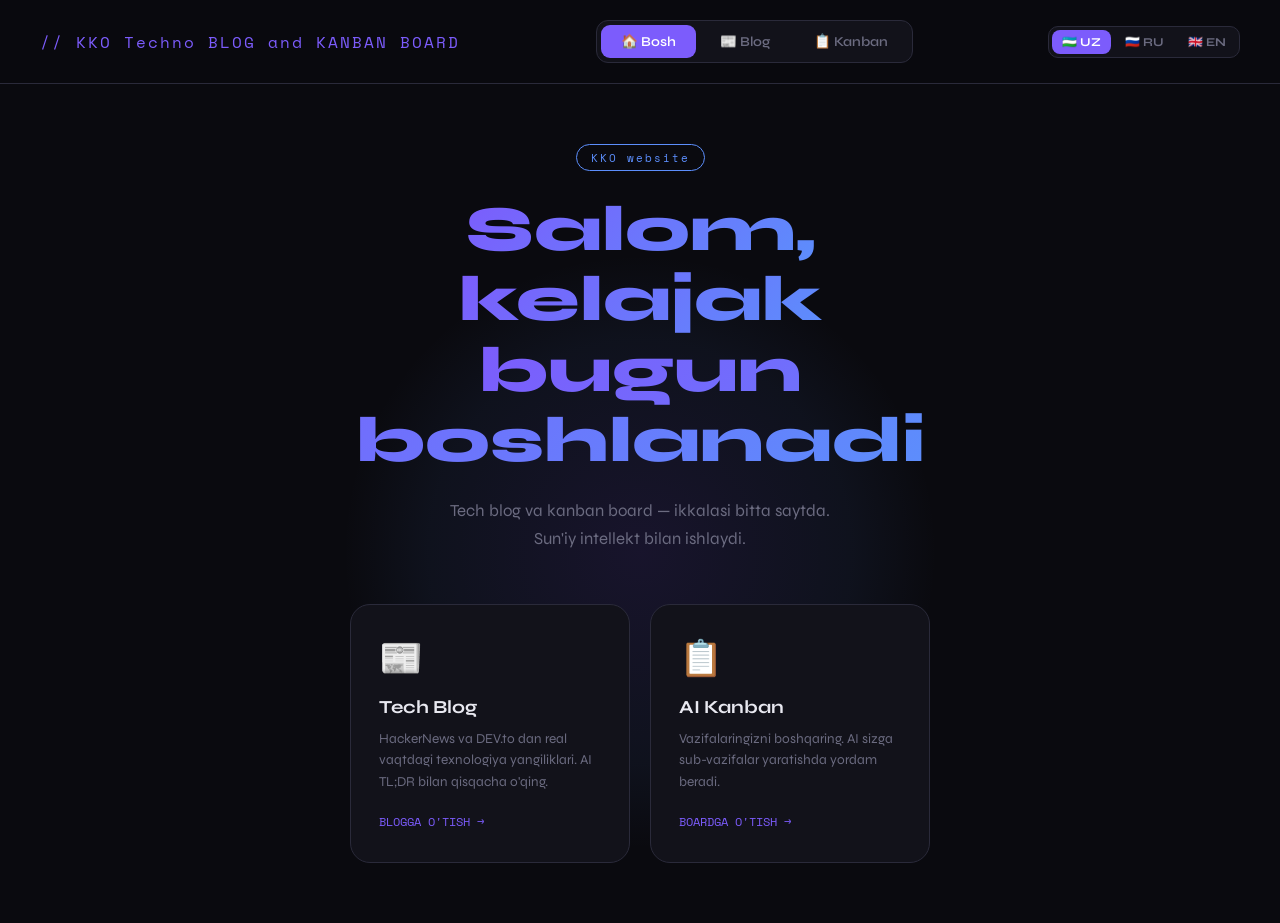
<file: index.html>
<!DOCTYPE html>
<html lang="uz">
<head>
  <meta charset="UTF-8">
  <meta name="viewport" content="width=device-width, initial-scale=1.0">
  <title>KKO Techno BLOG and KANBAN BOARD</title>
  <link rel="stylesheet" href="style.css">
</head>
<body>

<nav>
  <a class="logo" href="index.html">// KKO Techno BLOG and KANBAN BOARD</a>
  <div class="nav-links">
    <a href="index.html" class="active">🏠 <span data-i18n="home">Bosh</span></a>
    <a href="blog.html">📰 <span data-i18n="blog">Blog</span></a>
    <a href="kanban.html">📋 <span data-i18n="kanban">Kanban</span></a>
  </div>
  <div class="lang-switcher">
    <button class="lang-btn" onclick="setLang('uz')">🇺🇿 UZ</button>
    <button class="lang-btn" onclick="setLang('ru')">🇷🇺 RU</button>
    <button class="lang-btn" onclick="setLang('en')">🇬🇧 EN</button>
  </div>
</nav>

<div class="home">
  <div class="home-inner">
    <div class="badge" data-i18n="hero_badge">KKO website</div>
    <h1>
      <span data-i18n="hero_title1">Salom,</span>
      <br><span class="gradient-text" data-i18n="hero_title2">kelajak</span>
      <br><span data-i18n="hero_title3">bugun boshlanadi</span>
    </h1>
    <p data-i18n-html="hero_desc">Tech blog va kanban board — ikkalasi bitta saytda.<br>Sun'iy intellekt bilan ishlaydi.</p>
    
    <div class="home-cards">
      <a class="home-card" href="blog.html">
        <span class="card-icon">📰</span>
        <h3 data-i18n="blog_card_title">Tech Blog</h3>
        <p data-i18n="blog_card_desc">Reddit dan real vaqtdagi texnologiya yangiliklari. AI TL;DR bilan qisqacha o'qing.</p>
        <div class="card-arrow" data-i18n="blog_card_btn">BLOGGA O'TISH →</div>
      </a>

      <a class="home-card" href="kanban.html">
        <span class="card-icon">📋</span>
        <h3 data-i18n="kanban_card_title">AI Kanban</h3>
        <p data-i18n="kanban_card_desc">Vazifalaringizni boshqaring. AI sizga sub-vazifalar yaratishda yordam beradi.</p>
        <div class="card-arrow" data-i18n="kanban_card_btn">BOARDGA O'TISH →</div>
      </a>
    </div>
  </div>
</div>

<script src="script.js"></script>
</body>
</html>
</file>
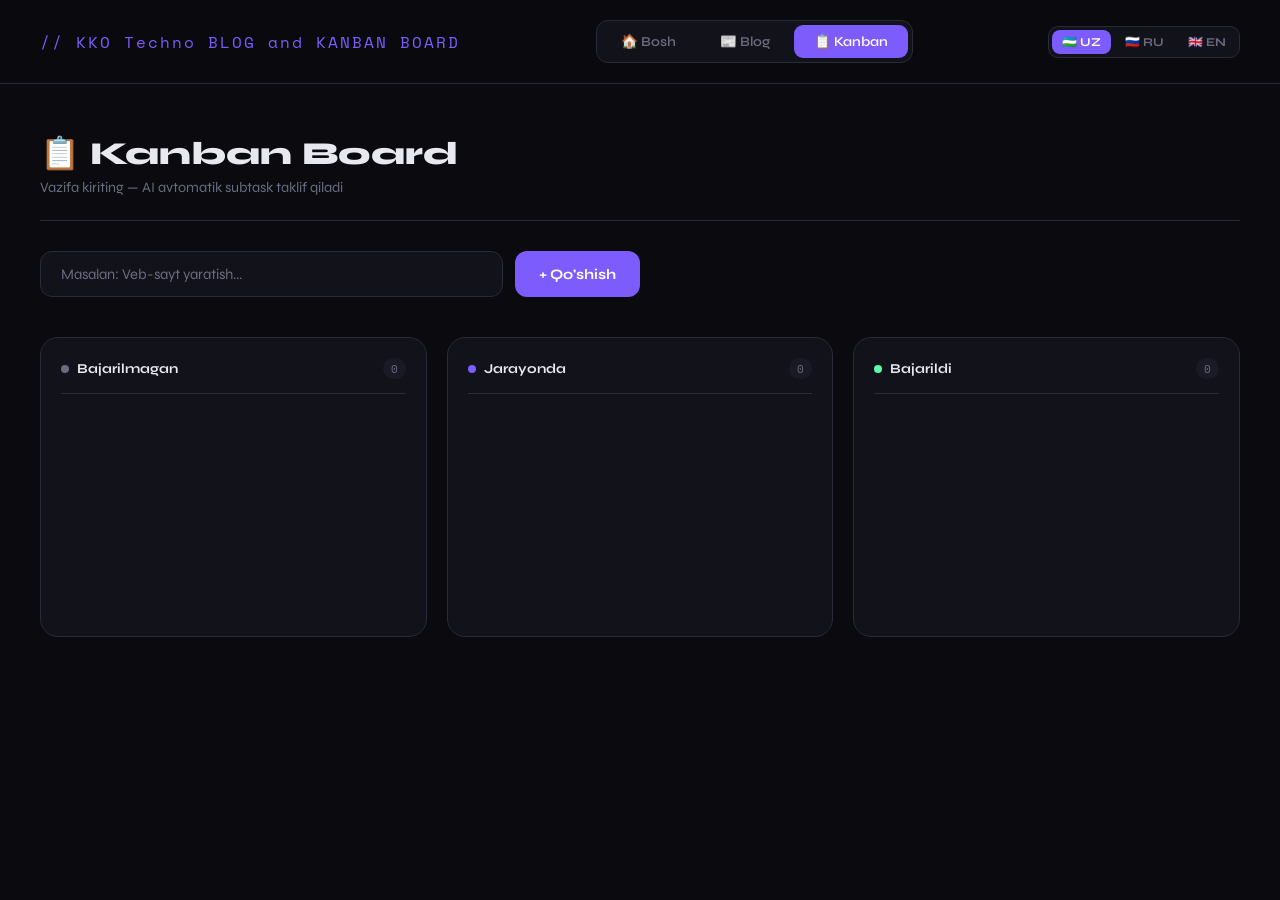
<file: kanban.html>
<!DOCTYPE html>
<html lang="uz">
<head>
  <meta charset="UTF-8">
  <meta name="viewport" content="width=device-width, initial-scale=1.0">
  <title>Kanban Board</title>
  <link rel="stylesheet" href="style.css">
</head>
<body>

<nav>
  <a class="logo" href="index.html">// KKO Techno BLOG and KANBAN BOARD</a>
  <div class="nav-links">
    <a href="index.html">🏠 <span data-i18n="home">Bosh</span></a>
    <a href="blog.html">📰 <span data-i18n="blog">Blog</span></a>
    <a href="kanban.html" class="active">📋 <span data-i18n="kanban">Kanban</span></a>
  </div>
  <div class="lang-switcher">
    <button class="lang-btn" onclick="setLang('uz')">🇺🇿 UZ</button>
    <button class="lang-btn" onclick="setLang('ru')">🇷🇺 RU</button>
    <button class="lang-btn" onclick="setLang('en')">🇬🇧 EN</button>
  </div>
</nav>

<div class="kanban-page">
  <div class="page-header">
    <h2>📋 <span data-i18n="kanban_title">Kanban Board</span></h2>
    <p data-i18n="kanban_desc">Vazifa kiriting — AI avtomatik subtask taklif qiladi</p>
  </div>

  <div class="add-task-row">
    <input class="task-input" id="taskInput"
      data-i18n-placeholder="task_placeholder"
      placeholder="Masalan: Veb-sayt yaratish..."
      onkeydown="if(event.key==='Enter') addTask()">
    <button class="add-btn" onclick="addTask()" data-i18n="add_btn">+ Qo'shish</button>
  </div>

  <div class="board">
    <div class="column">
      <div class="col-header">
        <div class="col-title"><div class="col-dot todo"></div> <span data-i18n="col_todo">Bajarilmagan</span></div>
        <span class="col-count" id="count-todo">0</span>
      </div>
      <div class="cards-drop" id="col-todo"
        ondragover="onDragOver(event)" ondrop="onDrop(event,'todo')" ondragleave="onDragLeave(event)">
      </div>
    </div>

    <div class="column">
      <div class="col-header">
        <div class="col-title"><div class="col-dot doing"></div> <span data-i18n="col_doing">Jarayonda</span></div>
        <span class="col-count" id="count-doing">0</span>
      </div>
      <div class="cards-drop" id="col-doing"
        ondragover="onDragOver(event)" ondrop="onDrop(event,'doing')" ondragleave="onDragLeave(event)">
      </div>
    </div>

    <div class="column">
      <div class="col-header">
        <div class="col-title"><div class="col-dot done"></div> <span data-i18n="col_done">Bajarildi</span></div>
        <span class="col-count" id="count-done">0</span>
      </div>
      <div class="cards-drop" id="col-done"
        ondragover="onDragOver(event)" ondrop="onDrop(event,'done')" ondragleave="onDragLeave(event)">
      </div>
    </div>
  </div>
</div>

<!-- MODAL -->
<div class="modal-overlay" id="modalOverlay" style="display:none;">
  <div class="modal">
    <h3 data-i18n="modal_title">🤖 AI Subtask Taklifi</h3>
    <span class="modal-task-label" id="modalTaskLabel"></span>
    <div class="subtasks-container" id="subtasksContainer"></div>
    <div class="modal-actions">
      <button class="btn-confirm" onclick="confirmTask()" data-i18n="modal_confirm">✅ Qabul qilish</button>
      <button class="btn-cancel" onclick="closeModal()" data-i18n="modal_cancel">Bekor</button>
    </div>
  </div>
</div>

<script src="script.js"></script>
<script>
  window.addEventListener('DOMContentLoaded', () => {
    const saved = localStorage.getItem('lang') || 'uz';
    setLang(saved, false);
  });
</script>
</body>
</html>
</file>
<file: style.css>
@import url('https://fonts.googleapis.com/css2?family=Space+Mono:wght@400;700&family=Syne:wght@400;600;800&display=swap');

:root {
  --bg: #0a0a0f;
  --surface: #12121a;
  --surface2: #1a1a26;
  --accent: #7c5cfc;
  --accent2: #5c8efc;
  --green: #5cfca8;
  --text: #e8e8f0;
  --muted: #6b6b80;
  --border: #2a2a3a;
}

* { margin: 0; padding: 0; box-sizing: border-box; }

body {
  font-family: 'Syne', sans-serif;
  background: var(--bg);
  color: var(--text);
  min-height: 100vh;
  overflow-x: hidden;
}

/* === NAV === */
nav {
  display: flex; align-items: center; justify-content: space-between;
  padding: 20px 40px; border-bottom: 1px solid var(--border);
  background: rgba(10,10,15,0.95); backdrop-filter: blur(20px);
  position: sticky; top: 0; z-index: 100;
}
.logo {
  font-family: 'Space Mono', monospace; font-size: 1rem;
  color: var(--accent); letter-spacing: 2px; text-decoration: none;
}
.nav-links {
  display: flex; gap: 4px; background: var(--surface);
  border-radius: 12px; padding: 4px; border: 1px solid var(--border);
}
.nav-links a {
  padding: 8px 20px; border-radius: 9px; color: var(--muted);
  text-decoration: none; font-size: 0.85rem; font-weight: 600; transition: all 0.2s;
}
.nav-links a:hover { color: var(--text); background: var(--surface2); }
.nav-links a.active { background: var(--accent); color: white; }

/* === HOME === */
.home {
  display: flex; align-items: center; justify-content: center;
  min-height: calc(100vh - 70px); padding: 60px 40px;
  text-align: center; position: relative;
}
.home::before {
  content: ''; position: absolute; top: 20%; left: 50%; transform: translateX(-50%);
  width: 600px; height: 600px;
  background: radial-gradient(circle, rgba(124,92,252,0.12) 0%, rgba(92,142,252,0.06) 50%, transparent 70%);
  pointer-events: none;
}
.home-inner { position: relative; z-index: 1; max-width: 700px; }
.badge {
  display: inline-block; font-family: 'Space Mono', monospace; font-size: 0.7rem;
  color: var(--accent2); border: 1px solid var(--accent2);
  padding: 4px 14px; border-radius: 20px; margin-bottom: 24px; letter-spacing: 2px;
}
.home h1 {
  font-size: clamp(2.5rem, 6vw, 4rem); font-weight: 800;
  line-height: 1.1; margin-bottom: 20px;
}
.home h1 span {
  background: linear-gradient(135deg, var(--accent), var(--accent2));
  -webkit-background-clip: text; -webkit-text-fill-color: transparent; background-clip: text;
}
.home-inner > p { color: var(--muted); font-size: 1.05rem; line-height: 1.7; margin-bottom: 50px; }
.home-cards { display: flex; gap: 20px; justify-content: center; flex-wrap: wrap; }
.home-card {
  background: var(--surface); border: 1px solid var(--border); border-radius: 20px;
  padding: 32px 28px; width: 280px; text-align: left; cursor: pointer;
  transition: all 0.3s; text-decoration: none; display: block; color: inherit;
  position: relative; overflow: hidden;
}
.home-card::before {
  content: ''; position: absolute; inset: 0;
  background: linear-gradient(135deg, rgba(124,92,252,0.08), rgba(92,142,252,0.04));
  opacity: 0; transition: opacity 0.3s;
}
.home-card:hover { transform: translateY(-6px); border-color: var(--accent); }
.home-card:hover::before { opacity: 1; }
.card-icon { font-size: 2.2rem; margin-bottom: 16px; display: block; }
.home-card h3 { font-size: 1.15rem; font-weight: 700; margin-bottom: 10px; }
.home-card p { font-size: 0.85rem; color: var(--muted); line-height: 1.6; margin-bottom: 20px; }
.card-arrow { font-family: 'Space Mono', monospace; font-size: 0.75rem; color: var(--accent); }

/* === PAGE HEADER === */
.page-header { margin-bottom: 30px; padding-bottom: 24px; border-bottom: 1px solid var(--border); }
.page-header h2 { font-size: 2rem; font-weight: 800; margin-bottom: 6px; }
.page-header p { color: var(--muted); font-size: 0.9rem; }

/* === BLOG === */
.blog-page { padding: 50px 40px; max-width: 860px; margin: 0 auto; }

/* Controls */
.controls { display: flex; gap: 12px; margin-bottom: 20px; flex-wrap: wrap; align-items: center; }
.search-box {
  flex: 1; min-width: 220px; display: flex; align-items: center; gap: 10px;
  background: var(--surface); border: 1px solid var(--border);
  border-radius: 12px; padding: 10px 16px; transition: border-color 0.2s;
}
.search-box:focus-within { border-color: var(--accent); }
.search-box input {
  background: transparent; border: none; outline: none;
  color: var(--text); font-family: 'Syne', sans-serif; font-size: 0.9rem; flex: 1;
}
.search-box input::placeholder { color: var(--muted); }
.filter-tabs { display: flex; gap: 6px; flex-wrap: wrap; }
.filter-tab {
  padding: 8px 14px; border-radius: 20px; border: 1px solid var(--border);
  background: var(--surface); color: var(--muted); cursor: pointer;
  font-family: 'Syne', sans-serif; font-size: 0.78rem; font-weight: 600; transition: all 0.2s;
}
.filter-tab:hover { color: var(--text); border-color: var(--accent); }
.filter-tab.active { background: var(--accent); color: white; border-color: var(--accent); }

.sort-row { display: flex; justify-content: space-between; align-items: center; margin-bottom: 20px; }
.results-count { font-family: 'Space Mono', monospace; font-size: 0.75rem; color: var(--muted); }
.sort-select {
  background: var(--surface); border: 1px solid var(--border); border-radius: 8px;
  color: var(--text); font-family: 'Syne', sans-serif; font-size: 0.8rem;
  padding: 6px 12px; outline: none; cursor: pointer;
}

/* Posts */
.posts-container { display: flex; flex-direction: column; gap: 16px; }
.post {
  background: var(--surface); border: 1px solid var(--border);
  border-radius: 20px; padding: 28px 32px; transition: all 0.2s;
  animation: fadeUp 0.3s ease both;
}
.post:hover { border-color: rgba(124,92,252,0.3); transform: translateY(-2px); }
@keyframes fadeUp {
  from { opacity: 0; transform: translateY(10px); }
  to { opacity: 1; transform: translateY(0); }
}
.post-meta { display: flex; align-items: center; gap: 10px; margin-bottom: 14px; flex-wrap: wrap; }
.post-tag {
  font-family: 'Space Mono', monospace; font-size: 0.62rem;
  color: var(--accent2); background: rgba(92,142,252,0.1);
  border: 1px solid rgba(92,142,252,0.2); padding: 3px 10px;
  border-radius: 20px; letter-spacing: 1px;
}
.post-tag.red   { color: #fc5c7d; background: rgba(252,92,125,0.1); border-color: rgba(252,92,125,0.2); }
.post-tag.green { color: var(--green); background: rgba(92,252,168,0.1); border-color: rgba(92,252,168,0.2); }
.post-tag.yellow{ color: #fcca5c; background: rgba(252,202,92,0.1); border-color: rgba(252,202,92,0.2); }
.post-date { font-family: 'Space Mono', monospace; font-size: 0.7rem; color: var(--muted); }
.post-score { font-family: 'Space Mono', monospace; font-size: 0.7rem; color: var(--green); margin-left: auto; }
.post h3 { font-size: 1.1rem; font-weight: 700; margin-bottom: 10px; line-height: 1.4; }
.post h3 a { color: var(--text); text-decoration: none; transition: color 0.2s; }
.post h3 a:hover { color: var(--accent2); }
.post-content { color: var(--muted); line-height: 1.8; font-size: 0.88rem; margin-bottom: 20px; }
.post-actions { display: flex; gap: 10px; align-items: center; flex-wrap: wrap; }

.tldr-btn {
  display: inline-flex; align-items: center; gap: 6px;
  background: linear-gradient(135deg, var(--accent), var(--accent2));
  color: white; border: none; padding: 9px 18px; border-radius: 10px;
  cursor: pointer; font-family: 'Syne', sans-serif; font-size: 0.82rem;
  font-weight: 600; transition: all 0.2s;
}
.tldr-btn:hover { opacity: 0.85; transform: translateY(-1px); }
.tldr-btn:disabled { opacity: 0.6; cursor: wait; }

.source-btn {
  display: inline-flex; align-items: center; gap: 6px;
  background: var(--surface2); color: var(--muted); border: 1px solid var(--border);
  padding: 9px 16px; border-radius: 10px; text-decoration: none;
  font-family: 'Syne', sans-serif; font-size: 0.82rem; transition: all 0.2s;
}
.source-btn:hover { color: var(--text); border-color: var(--accent); }
.comments-badge { font-family: 'Space Mono', monospace; font-size: 0.72rem; color: var(--muted); padding: 9px 4px; }

.tldr-result {
  margin-top: 16px; background: rgba(92,142,252,0.06);
  border: 1px solid rgba(92,142,252,0.2); border-radius: 12px;
  padding: 16px 20px; font-size: 0.88rem; line-height: 1.7; color: var(--text);
}
.tldr-label {
  font-family: 'Space Mono', monospace; font-size: 0.62rem;
  color: var(--accent2); letter-spacing: 2px; margin-bottom: 8px; display: block;
}

/* Skeleton */
.skeleton-post { background: var(--surface); border: 1px solid var(--border); border-radius: 20px; padding: 28px 32px; }
.skeleton-line { background: var(--surface2); border-radius: 6px; margin-bottom: 10px; animation: pulse 1.5s ease infinite; }
@keyframes pulse { 0%,100%{opacity:0.4} 50%{opacity:0.8} }

/* Empty */
.empty-state { text-align: center; padding: 60px 20px; color: var(--muted); }
.empty-state .empty-icon { font-size: 3rem; margin-bottom: 16px; }
.empty-state h3 { font-size: 1.1rem; margin-bottom: 8px; color: var(--text); }

/* === KANBAN === */
.kanban-page { padding: 50px 40px; }
.add-task-row { display: flex; gap: 12px; margin-bottom: 40px; max-width: 600px; }
.task-input {
  flex: 1; background: var(--surface); border: 1px solid var(--border);
  border-radius: 12px; padding: 13px 20px; color: var(--text);
  font-family: 'Syne', sans-serif; font-size: 0.92rem; outline: none; transition: border-color 0.2s;
}
.task-input::placeholder { color: var(--muted); }
.task-input:focus { border-color: var(--accent); }
.add-btn {
  background: var(--accent); color: white; border: none; padding: 13px 24px;
  border-radius: 12px; cursor: pointer; font-family: 'Syne', sans-serif;
  font-size: 0.9rem; font-weight: 700; transition: all 0.2s;
}
.add-btn:hover { background: #6a4de8; transform: translateY(-1px); }

.board { display: grid; grid-template-columns: repeat(3, 1fr); gap: 20px; align-items: start; }
.column {
  background: var(--surface); border: 1px solid var(--border);
  border-radius: 18px; padding: 20px; min-height: 300px;
}
.col-header {
  display: flex; align-items: center; justify-content: space-between;
  margin-bottom: 18px; padding-bottom: 14px; border-bottom: 1px solid var(--border);
}
.col-title { font-size: 0.85rem; font-weight: 700; display: flex; align-items: center; gap: 8px; }
.col-dot { width: 8px; height: 8px; border-radius: 50%; }
.col-dot.todo { background: var(--muted); }
.col-dot.doing { background: var(--accent); }
.col-dot.done  { background: var(--green); }
.col-count {
  font-family: 'Space Mono', monospace; font-size: 0.7rem; color: var(--muted);
  background: var(--surface2); padding: 2px 8px; border-radius: 20px;
}
.cards-drop { min-height: 200px; border-radius: 10px; padding: 4px; transition: background 0.2s; }
.cards-drop.drag-over { background: rgba(124,92,252,0.06); border: 2px dashed rgba(124,92,252,0.3); }

.task-card {
  background: var(--bg); border: 1px solid var(--border); border-radius: 14px;
  padding: 16px; margin-bottom: 10px; cursor: grab; transition: all 0.2s;
  animation: slideIn 0.3s ease;
}
@keyframes slideIn {
  from { opacity: 0; transform: translateY(-8px); }
  to   { opacity: 1; transform: translateY(0); }
}
.task-card:hover { border-color: rgba(124,92,252,0.3); transform: translateY(-2px); box-shadow: 0 8px 24px rgba(0,0,0,0.3); }
.task-card h4 { font-size: 0.9rem; font-weight: 700; }
.task-card ul { list-style: none; }
.task-card li {
  display: flex; align-items: center; gap: 8px; font-size: 0.78rem; color: var(--muted);
  padding: 4px 0; border-bottom: 1px solid rgba(255,255,255,0.03);
}
.task-card li:last-child { border: none; }
.task-card li input[type=checkbox] { accent-color: var(--accent); cursor: pointer; }
.task-card li.checked { text-decoration: line-through; opacity: 0.5; }

/* Progress bar */
.card-progress {
  display: flex; align-items: center; gap: 8px;
  margin-bottom: 10px;
}
.progress-bar {
  flex: 1; height: 4px; background: var(--border);
  border-radius: 4px; overflow: hidden;
}
.progress-fill {
  height: 100%; border-radius: 4px;
  background: linear-gradient(90deg, var(--accent), var(--green));
  transition: width 0.4s ease;
}
.progress-text {
  font-family: 'Space Mono', monospace;
  font-size: 0.65rem; color: var(--muted); white-space: nowrap;
}

/* Done badge */
.done-badge {
  font-family: 'Space Mono', monospace; font-size: 0.72rem;
  color: var(--green); background: rgba(92,252,168,0.1);
  border: 1px solid rgba(92,252,168,0.2);
  border-radius: 8px; padding: 5px 12px;
  margin-bottom: 10px; display: inline-block;
  animation: popIn 0.3s cubic-bezier(0.175,0.885,0.32,1.275);
}
@keyframes popIn {
  from { transform: scale(0.7); opacity: 0; }
  to   { transform: scale(1);   opacity: 1; }
}

/* === MODAL === */
.modal-overlay {
  position: fixed; inset: 0; background: rgba(0,0,0,0.7); backdrop-filter: blur(8px);
  display: flex; align-items: center; justify-content: center; z-index: 200;
}
.modal {
  background: var(--surface); border: 1px solid var(--border); border-radius: 24px;
  padding: 36px; width: 480px; max-width: 90vw;
  animation: modalIn 0.3s cubic-bezier(0.175,0.885,0.32,1.275);
}
@keyframes modalIn {
  from { opacity: 0; transform: scale(0.9) translateY(20px); }
  to   { opacity: 1; transform: scale(1) translateY(0); }
}
.modal h3 { font-size: 1.15rem; font-weight: 800; margin-bottom: 10px; }
.modal-task-label {
  font-family: 'Space Mono', monospace; font-size: 0.75rem; color: var(--accent2);
  background: rgba(92,142,252,0.1); border: 1px solid rgba(92,142,252,0.2);
  border-radius: 8px; padding: 6px 12px; margin-bottom: 20px; display: block;
}
.subtasks-container { margin-bottom: 24px; }
.subtask-item {
  display: flex; align-items: center; gap: 10px; padding: 10px 14px;
  background: var(--surface2); border-radius: 10px; margin-bottom: 8px; transition: background 0.2s;
}
.subtask-item:hover { background: rgba(124,92,252,0.08); }
.subtask-item input[type=checkbox] { accent-color: var(--accent); width: 15px; height: 15px; cursor: pointer; flex-shrink: 0; }
.subtask-item label { font-size: 0.88rem; color: var(--text); cursor: pointer; flex: 1; }
.modal-actions { display: flex; gap: 10px; }
.btn-confirm {
  flex: 1; background: linear-gradient(135deg, var(--accent), var(--accent2));
  color: white; border: none; padding: 12px; border-radius: 12px;
  cursor: pointer; font-family: 'Syne', sans-serif; font-size: 0.9rem; font-weight: 700; transition: opacity 0.2s;
}
.btn-confirm:hover { opacity: 0.85; }
.btn-cancel {
  padding: 12px 20px; background: var(--surface2); color: var(--muted);
  border: 1px solid var(--border); border-radius: 12px; cursor: pointer;
  font-family: 'Syne', sans-serif; font-size: 0.9rem; transition: all 0.2s;
}
.btn-cancel:hover { color: var(--text); }

/* === LOADING === */
.ai-loading { display: flex; align-items: center; gap: 10px; color: var(--muted); font-size: 0.85rem; padding: 8px 0; }
.spinner { width: 14px; height: 14px; border: 2px solid var(--border); border-top-color: var(--accent); border-radius: 50%; animation: spin 0.7s linear infinite; }
@keyframes spin { to { transform: rotate(360deg); } }

@media (max-width: 768px) {
  nav { padding: 15px 20px; }
  .blog-page, .kanban-page { padding: 30px 20px; }
  .board { grid-template-columns: 1fr; }
  .controls { flex-direction: column; }
}

/* Delete button */
.card-top {
  display: flex; align-items: flex-start; justify-content: space-between; gap: 8px; margin-bottom: 12px;
}
.card-top h4 { font-size: 0.9rem; font-weight: 700; flex: 1; }
.delete-btn {
  background: transparent; border: 1px solid var(--border); color: var(--muted);
  border-radius: 8px; width: 28px; height: 28px; cursor: pointer;
  font-size: 0.85rem; display: flex; align-items: center; justify-content: center;
  transition: all 0.2s; flex-shrink: 0;
}
.delete-btn:hover { background: rgba(252,92,125,0.1); border-color: #fc5c7d; color: #fc5c7d; }

/* === TIL TUGMALARI === */
.lang-switcher {
  display: flex; gap: 4px;
  background: var(--surface); border: 1px solid var(--border);
  border-radius: 10px; padding: 3px;
}
.lang-btn {
  padding: 5px 10px; border-radius: 8px; border: none;
  background: transparent; color: var(--muted);
  cursor: pointer; font-family: 'Syne', sans-serif;
  font-size: 0.75rem; font-weight: 700; transition: all 0.2s;
}
.lang-btn:hover { color: var(--text); }
.lang-btn.active { background: var(--accent); color: white; }

/* gradient-text for h1 span */
.gradient-text {
  background: linear-gradient(135deg, var(--accent), var(--accent2));
  -webkit-background-clip: text;
  -webkit-text-fill-color: transparent;
  background-clip: text;
}
</file>
